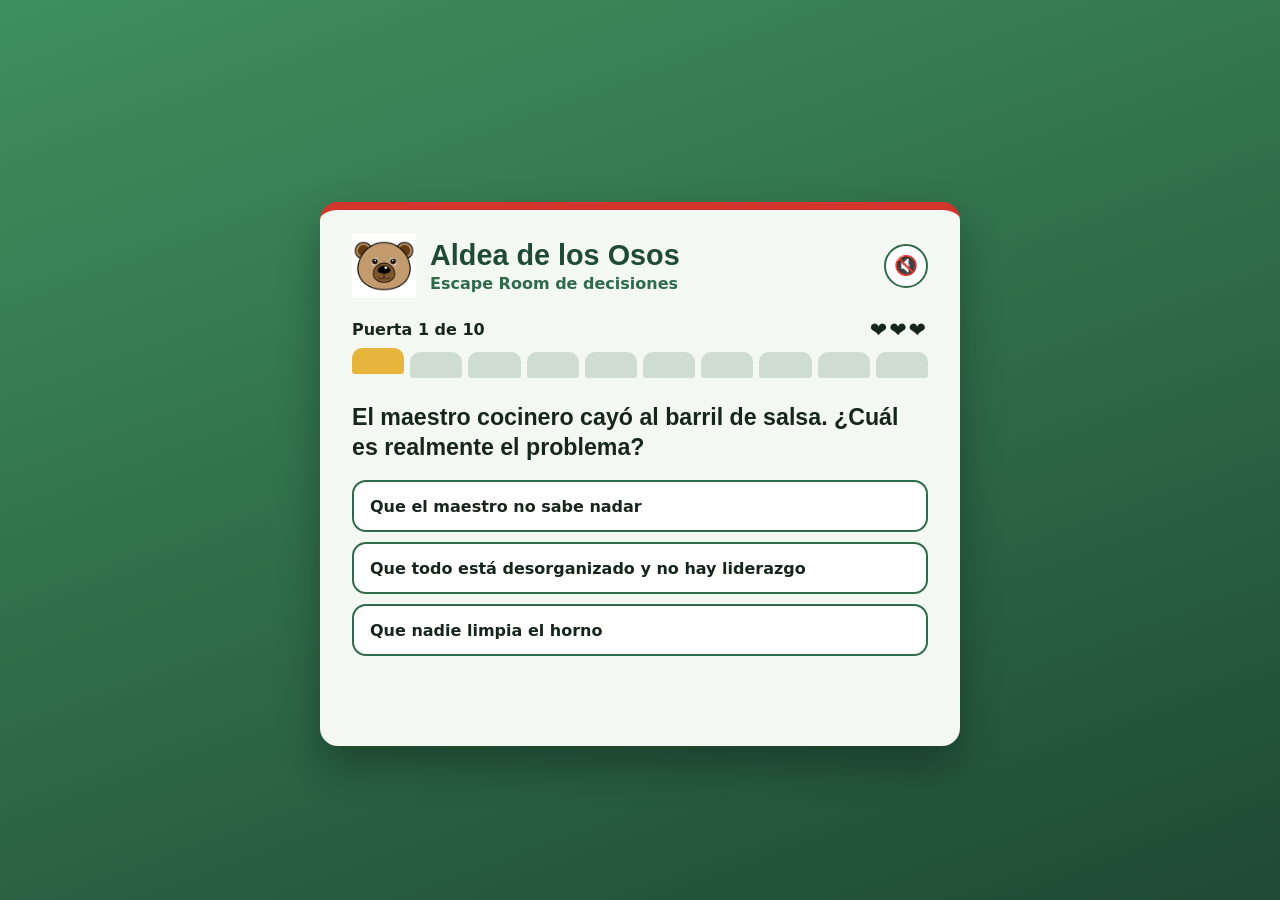
<file: index.html>
<!DOCTYPE html>
<html lang="es">

<head>
  <meta charset="UTF-8">
  <meta name="viewport" content="width=device-width, initial-scale=1.0">
  <title>Escape Room: Aldea de los Osos</title>
  <link rel="stylesheet" href="estilo.css">
</head>

<body>
  <main class="game">
    <header class="game__header">
      <img class="panda" src="panda.jpg" alt="Logo Panda">
      <div>
        <h1>Aldea de los Osos</h1>
        <p class="subtitle">Escape Room de decisiones</p>
      </div>
      <button class="icon-btn" id="musicBtn" type="button" aria-pressed="false" aria-label="Activar música">🔇</button>
    </header>

    <section id="playScreen">
      <div class="status">
        <p id="doorLabel" class="status__label"></p>
        <div id="lives" class="lives"></div>
      </div>
      <ol id="doors" class="doors" aria-hidden="true"></ol>

      <h2 id="question" class="question"></h2>
      <div id="options" class="options"></div>
      <p id="feedback" class="feedback" role="status" aria-live="polite"></p>
      <button id="nextBtn" class="btn btn--primary" type="button" hidden>Abrir siguiente puerta</button>
    </section>

    <section id="endScreen" class="end" hidden>
      <p id="endEmoji" class="end__emoji"></p>
      <h2 id="endTitle"></h2>
      <p id="endText"></p>
      <button id="restartBtn" class="btn btn--primary" type="button">Jugar de nuevo</button>
    </section>
  </main>

  <audio id="bgMusic" src="https://cdn.pixabay.com/audio/2022/03/24/audio_66f30c77aa.mp3" loop preload="none"></audio>
  <script src="script.js" defer></script>
</body>
</html>
</file>
<file: estilo.css>
:root {
  --ink: #17261d;
  --jade: #2f6b4a;
  --jade-dark: #1f4a33;
  --paper: #f3f8f2;
  --lantern: #d1352b;
  --gold: #e7b43c;
  --ok: #2e9e5b;
  --ok-bg: #dff3e6;
  --bad-bg: #fbe1de;
  --radius: 18px;
}

* { box-sizing: border-box; }

body {
  margin: 0;
  min-height: 100dvh;
  display: grid;
  place-items: center;
  padding: 72px 16px 24px;
  font-family: 'Nunito', system-ui, sans-serif;
  color: var(--ink);
  background: linear-gradient(160deg, #3f8f5f, #1f4a33);
}

.game {
  position: relative;
  width: 100%;
  max-width: 640px;
  padding: 24px clamp(16px, 4vw, 32px) 28px;
  background: var(--paper);
  border-radius: var(--radius);
  border-top: 8px solid var(--lantern);
  box-shadow: 0 20px 40px rgba(0, 0, 0, .3);
}
.game.shake { animation: shake .4s; }

/* Encabezado */
.game__header { display: flex; align-items: center; gap: 14px; margin-bottom: 20px; }
.game__header > div { flex: 1; min-width: 0; }
.panda { width: 64px; height: 64px; object-fit: contain; }
.panda-fallback { font-size: 3rem; line-height: 1; }
h1, h2 { font-family: 'Fredoka', sans-serif; font-weight: 600; margin: 0; }
h1 { font-size: clamp(1.3rem, 5vw, 1.8rem); color: var(--jade-dark); }
.subtitle { margin: 2px 0 0; color: var(--jade); font-weight: 700; }

.icon-btn {
  width: 44px; height: 44px;
  border: 2px solid var(--jade); border-radius: 50%;
  background: #fff; font-size: 1.2rem; cursor: pointer;
}
.icon-btn[aria-pressed="true"] { background: var(--gold); }

/* puertas y vidas */
.status { display: flex; justify-content: space-between; align-items: center; }
.status__label { margin: 0; font-weight: 700; }
.lives { font-size: 1.3rem; letter-spacing: 2px; }
.lives .lost { filter: grayscale(1); opacity: .35; }
.lives .pop { animation: pop .4s; display: inline-block; }

.doors { display: flex; gap: 6px; list-style: none; margin: 10px 0 24px; padding: 0; }
.doors li {
  flex: 1; height: 26px;
  border-radius: 10px 10px 3px 3px;
  background: #cfdcd1;
  transition: background .4s, transform .4s;
}
.doors li.open { background: var(--jade); }
.doors li.current { background: var(--gold); transform: translateY(-4px); }

/* Pregunta y opciones */
.question { font-size: clamp(1.15rem, 4.5vw, 1.45rem); line-height: 1.3; margin-bottom: 18px; }

.options { display: grid; gap: 10px; }
.option {
  min-height: 52px;
  padding: 12px 16px;
  font: inherit; font-weight: 700; text-align: left;
  color: var(--ink); background: #fff;
  border: 2px solid var(--jade); border-radius: 14px;
  cursor: pointer;
  transition: transform .15s, background .2s, border-color .2s;
}
.option:hover:not(:disabled) { background: #e7f1e8; transform: translateX(4px); }
.option:disabled { cursor: default; }
.option.correct { background: var(--ok-bg); border-color: var(--ok); }
.option.wrong { background: var(--bad-bg); border-color: var(--lantern); text-decoration: line-through; opacity: .8; }

.feedback { min-height: 3em; margin: 14px 0 0; font-weight: 700; }
.feedback.ok { color: var(--ok); }
.feedback.bad { color: var(--lantern); }

/* Botones */
.btn {
  display: block; width: 100%; margin-top: 8px; padding: 14px 24px;
  font: 600 1.1rem 'Fredoka', sans-serif; color: #fff;
  border: none; border-radius: 14px; cursor: pointer;
  transition: transform .15s, background .2s;
}
.btn--primary { background: var(--lantern); box-shadow: 0 4px 0 #9c2119; }
.btn--primary:hover { background: #e0443a; }
.btn--primary:active { transform: translateY(3px); box-shadow: 0 1px 0 #9c2119; }
.btn[hidden], [hidden] { display: none !important; }

/* Pantalla final */
.end { text-align: center; padding: 12px 0; }
.end__emoji { font-size: 4rem; margin: 0; }
.end h2 { font-size: 1.7rem; margin: 8px 0; color: var(--jade-dark); }
.end p { line-height: 1.5; }

/* animaciones */
.confetti {
  position: fixed; top: -12px; left: var(--x);
  width: 10px; height: 14px; background: var(--c);
  border-radius: 2px; pointer-events: none; z-index: 10;
  animation: fall var(--t) linear forwards;
}

:focus-visible { outline: 3px solid var(--gold); outline-offset: 3px; }

@keyframes shake { 20%, 60% { transform: translateX(-8px); } 40%, 80% { transform: translateX(8px); } }
@keyframes pop { 50% { transform: scale(1.6); } }
@keyframes fall { to { transform: translateY(110vh) rotate(720deg); } }

@media (max-width: 420px) {
  .panda { width: 52px; height: 52px; }
  .doors { gap: 4px; }
}

@media (prefers-reduced-motion: reduce) {
  *, *::before, *::after { animation: none !important; transition: none !important; }
}
</file>
